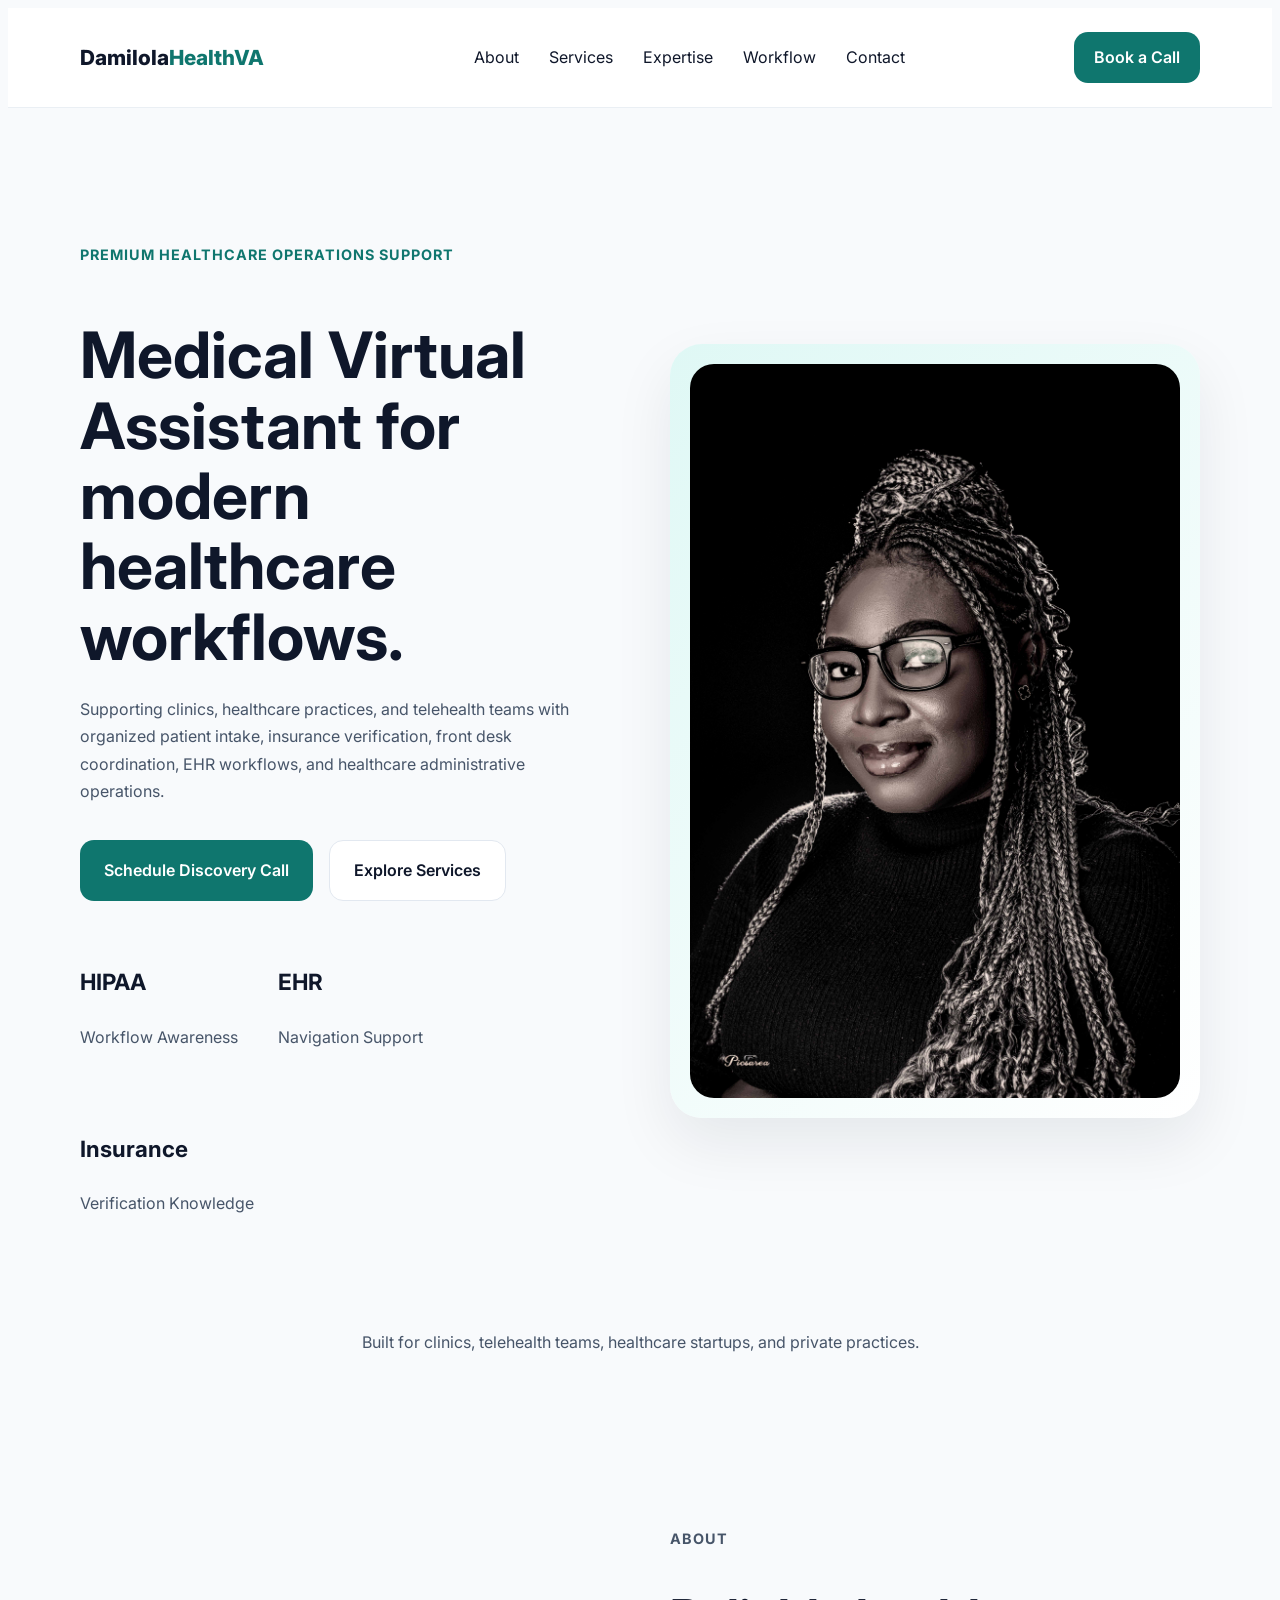
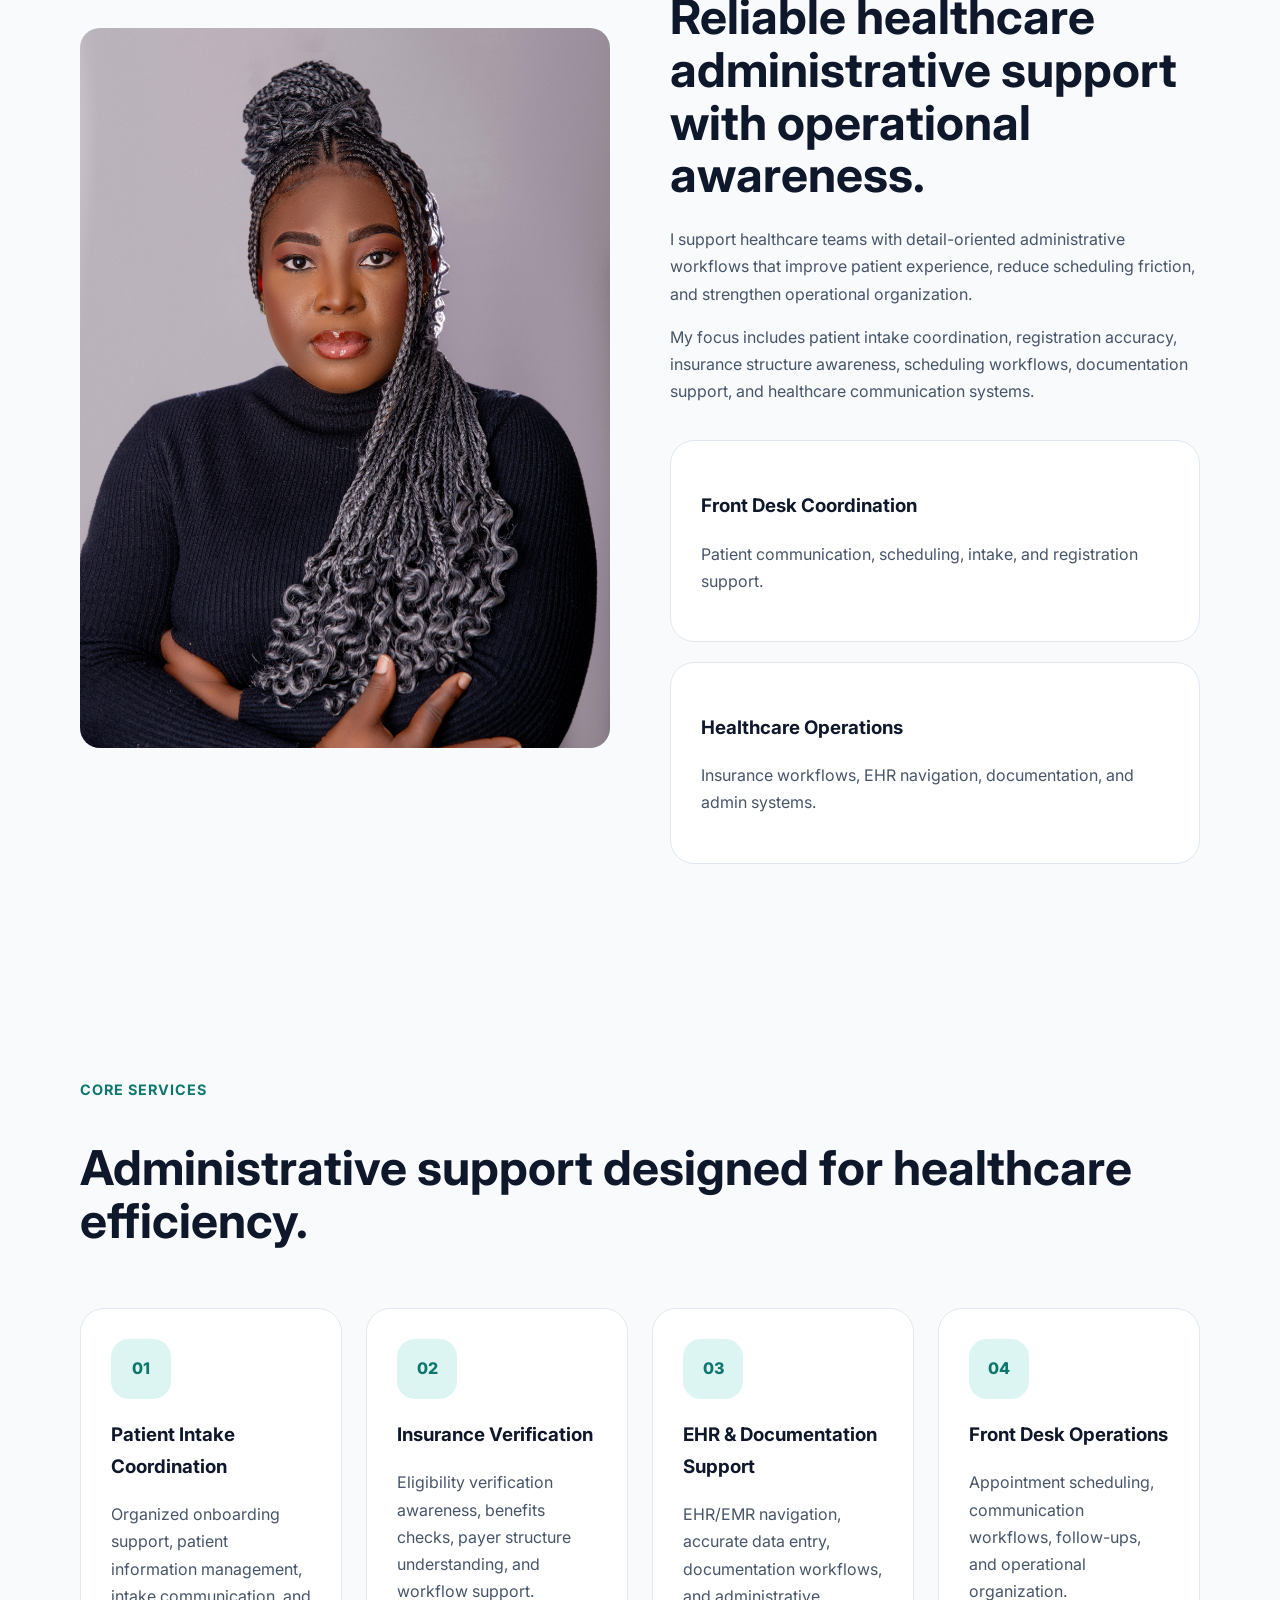
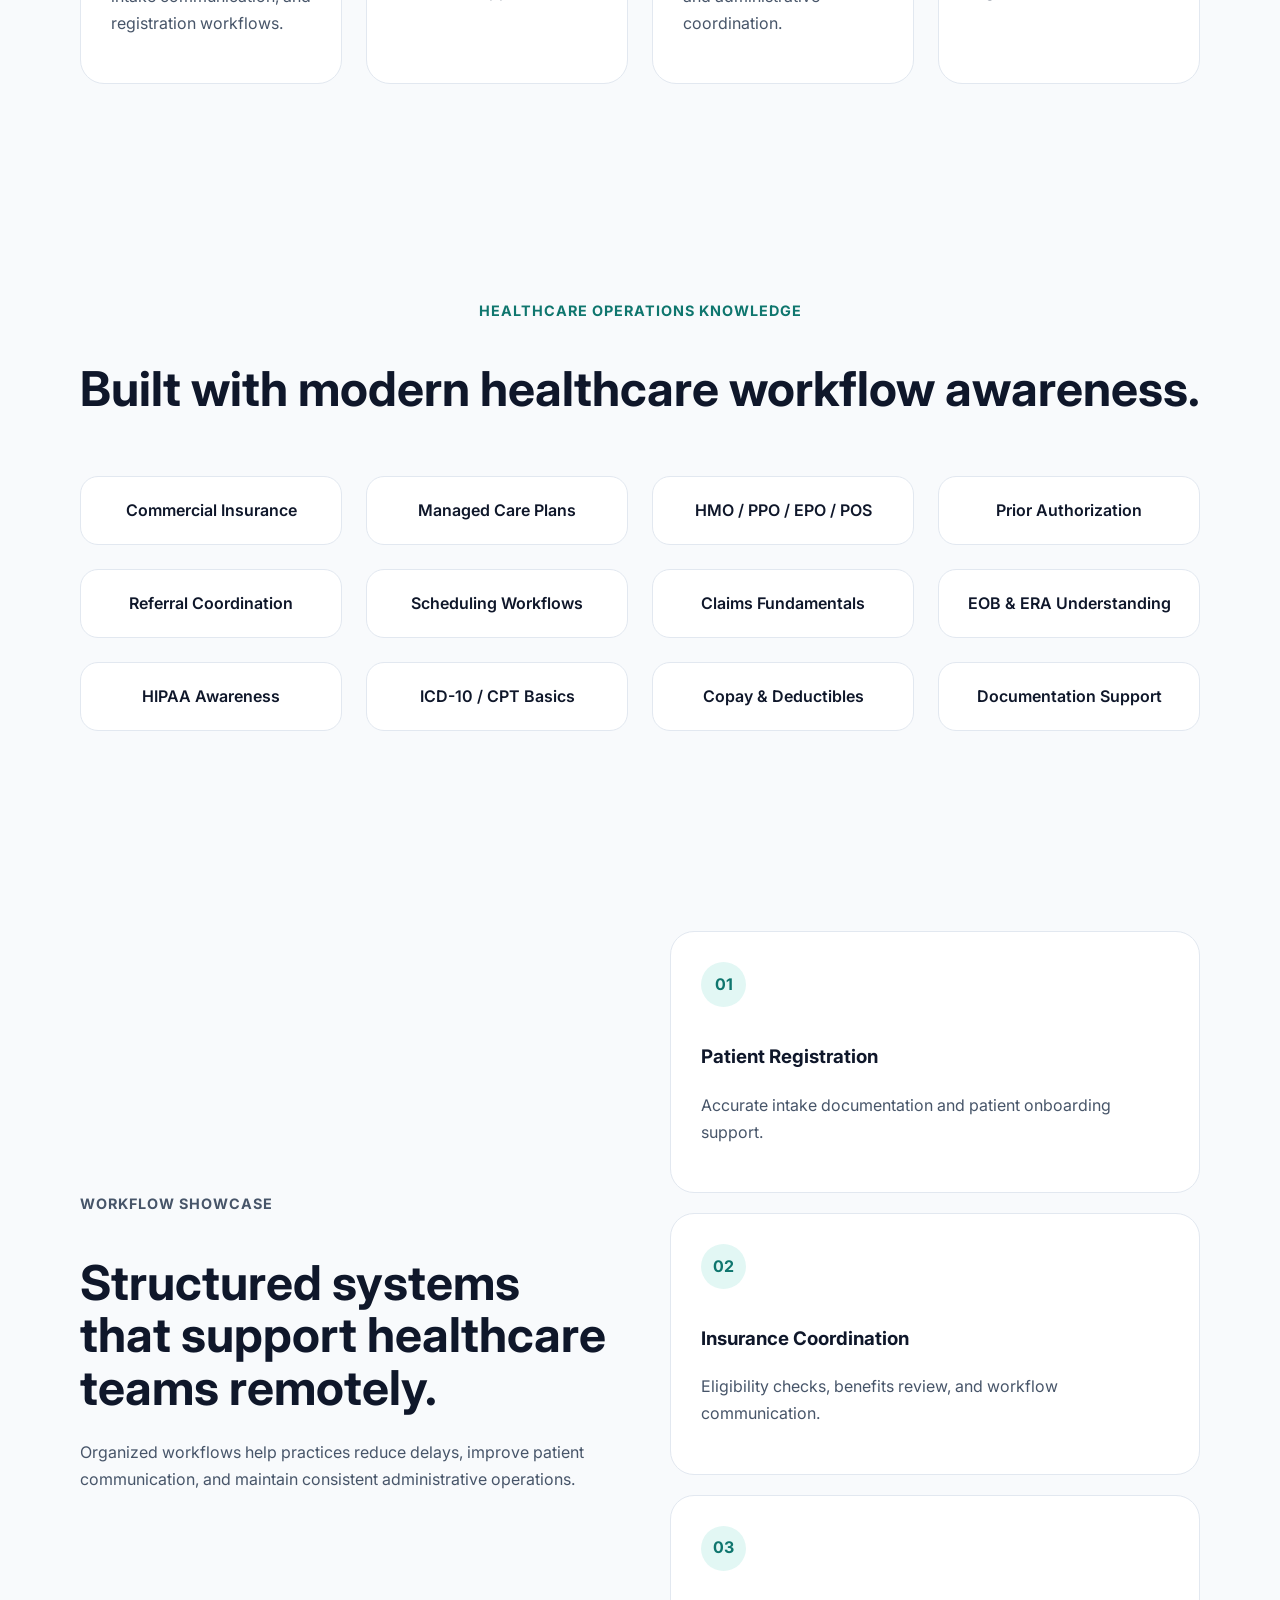
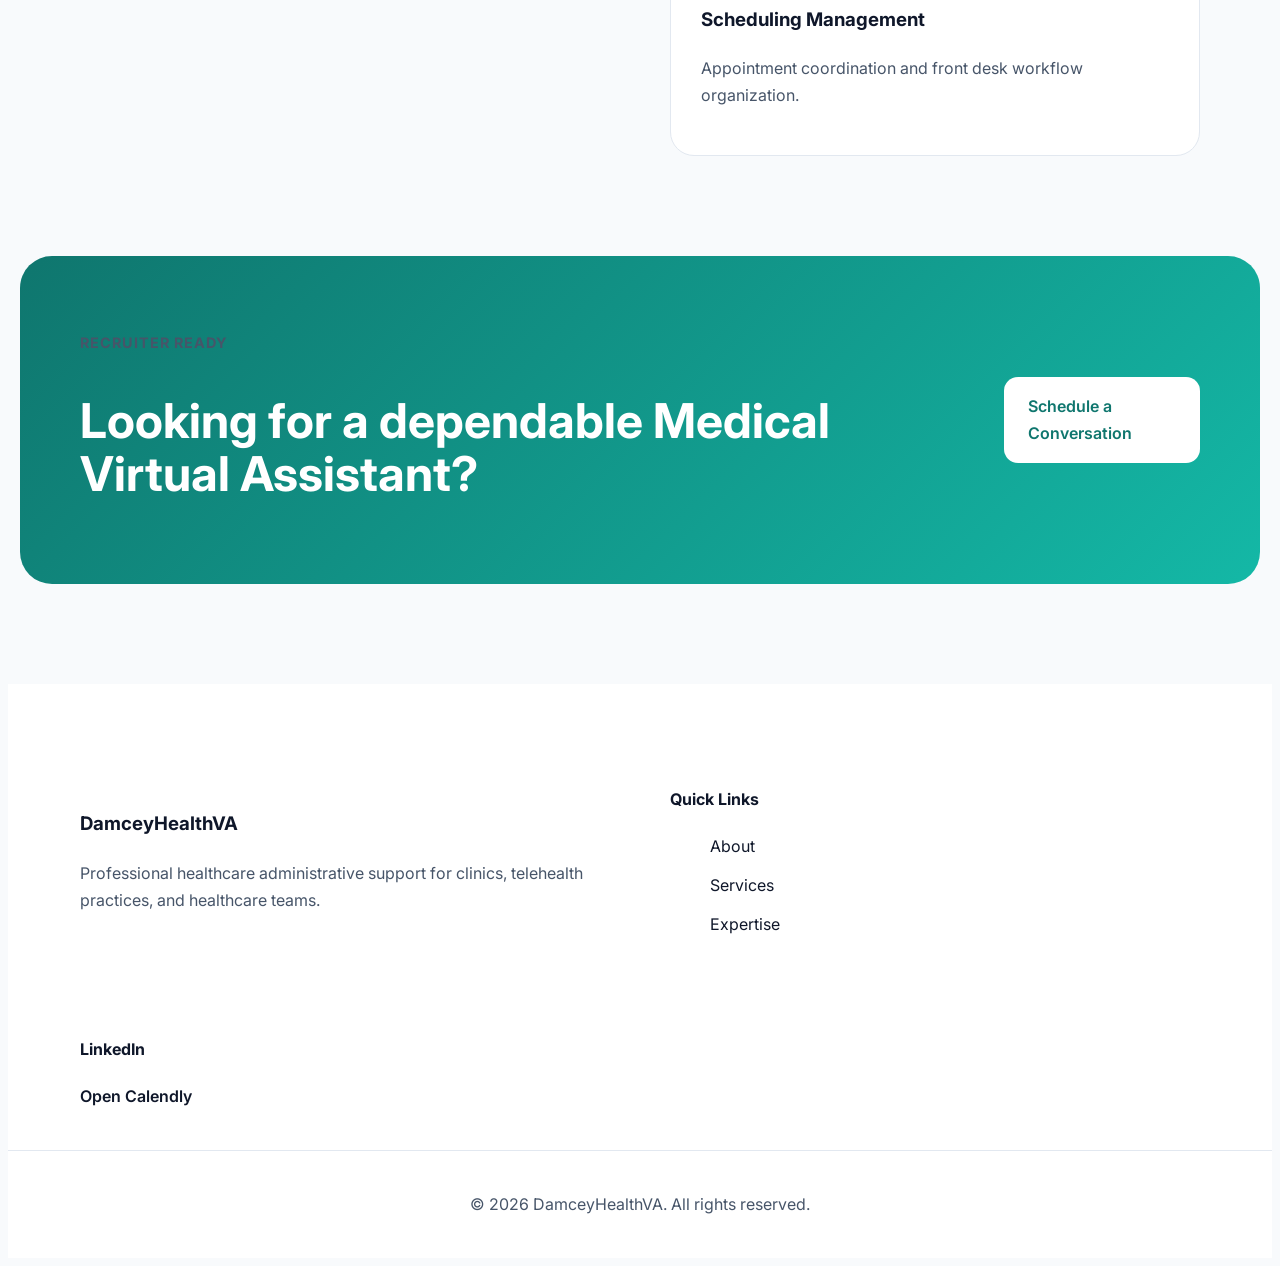
<file: index.html>
<!DOCTYPE html>
<html lang="en">
<head>
  <meta charset="UTF-8" />
  <meta name="viewport" content="width=device-width, initial-scale=1.0" />
  <title>Damilola | Medical Virtual Assistant</title>
  <link rel="preconnect" href="https://fonts.googleapis.com">
  <link rel="preconnect" href="https://fonts.gstatic.com" crossorigin>
  <link href="https://fonts.googleapis.com/css2?family=Inter:wght@300;400;500;600;700;800&display=swap" rel="stylesheet">
  <link rel="stylesheet" href="Styles.css" />
</head>
<body>
  <header class="navbar">
    <div class="container nav-wrapper">
      <div class="logo">Damilola<span>HealthVA</span></div>

      <nav>
        <ul class="nav-links">
          <li><a href="#about">About</a></li>
          <li><a href="#services">Services</a></li>
          <li><a href="#expertise">Expertise</a></li>
          <li><a href="#workflow">Workflow</a></li>
          <li><a href="#contact">Contact</a></li>
        </ul>
      </nav>

      <a class="nav-btn" href="https://calendly.com/uche-damilynda/30min" target="_blank">Book a Call</a>
    </div>
  </header>

  <section class="hero">
    <div class="container hero-grid">
      <div class="hero-content">
        <p class="hero-tag">Premium Healthcare Operations Support</p>

        <h1>
          Medical Virtual Assistant for modern healthcare workflows.
        </h1>

        <p class="hero-text">
          Supporting clinics, healthcare practices, and telehealth teams with organized patient intake, insurance verification, front desk coordination, EHR workflows, and healthcare administrative operations.
        </p>

        <div class="hero-actions">
          <a href="https://calendly.com/uche-damilynda/30min" target="_blank" class="primary-btn">
            Schedule Discovery Call
          </a>

          <a href="#services" class="secondary-btn">
            Explore Services
          </a>
        </div>

        <div class="hero-metrics">
          <div>
            <h3>HIPAA</h3>
            <p>Workflow Awareness</p>
          </div>

          <div>
            <h3>EHR</h3>
            <p>Navigation Support</p>
          </div>

          <div>
            <h3>Insurance</h3>
            <p>Verification Knowledge</p>
          </div>
        </div>
      </div>

      <div class="hero-image-wrapper">
        <div class="hero-card">
          <img src="images/place1.png" alt="Medical Virtual Assistant portrait" class="hero-image" />
        </div>
      </div>
    </div>
  </section>

  <section class="brands">
    <div class="container brands-wrapper">
      <p>Built for clinics, telehealth teams, healthcare startups, and private practices.</p>
    </div>
  </section>

  <section id="about" class="about section-space">
    <div class="container about-grid">
      <div class="about-image-box">
        <img src="images/place2.png" alt="Professional healthcare virtual assistant portrait" />
      </div>

      <div class="about-content">
        <p class="section-tag">About</p>

        <h2>
          Reliable healthcare administrative support with operational awareness.
        </h2>

        <p>
          I support healthcare teams with detail-oriented administrative workflows that improve patient experience, reduce scheduling friction, and strengthen operational organization.
        </p>

        <p>
          My focus includes patient intake coordination, registration accuracy, insurance structure awareness, scheduling workflows, documentation support, and healthcare communication systems.
        </p>

        <div class="about-cards">
          <div class="mini-card">
            <h3>Front Desk Coordination</h3>
            <p>Patient communication, scheduling, intake, and registration support.</p>
          </div>

          <div class="mini-card">
            <h3>Healthcare Operations</h3>
            <p>Insurance workflows, EHR navigation, documentation, and admin systems.</p>
          </div>
        </div>
      </div>
    </div>
  </section>

  <section id="services" class="services section-space">
    <div class="container">
      <div class="section-header">
        <p class="section-tag">Core Services</p>
        <h2>Administrative support designed for healthcare efficiency.</h2>
      </div>

      <div class="service-grid">
        <article class="service-card">
          <div class="service-icon">01</div>
          <h3>Patient Intake Coordination</h3>
          <p>
            Organized onboarding support, patient information management, intake communication, and registration workflows.
          </p>
        </article>

        <article class="service-card">
          <div class="service-icon">02</div>
          <h3>Insurance Verification</h3>
          <p>
            Eligibility verification awareness, benefits checks, payer structure understanding, and workflow support.
          </p>
        </article>

        <article class="service-card">
          <div class="service-icon">03</div>
          <h3>EHR & Documentation Support</h3>
          <p>
            EHR/EMR navigation, accurate data entry, documentation workflows, and administrative coordination.
          </p>
        </article>

        <article class="service-card">
          <div class="service-icon">04</div>
          <h3>Front Desk Operations</h3>
          <p>
            Appointment scheduling, communication workflows, follow-ups, and operational organization.
          </p>
        </article>
      </div>
    </div>
  </section>

  <section id="expertise" class="expertise section-space">
    <div class="container">
      <div class="section-header center">
        <p class="section-tag">Healthcare Operations Knowledge</p>
        <h2>Built with modern healthcare workflow awareness.</h2>
      </div>

      <div class="expertise-grid">
        <div class="expertise-item">Commercial Insurance</div>
        <div class="expertise-item">Managed Care Plans</div>
        <div class="expertise-item">HMO / PPO / EPO / POS</div>
        <div class="expertise-item">Prior Authorization</div>
        <div class="expertise-item">Referral Coordination</div>
        <div class="expertise-item">Scheduling Workflows</div>
        <div class="expertise-item">Claims Fundamentals</div>
        <div class="expertise-item">EOB & ERA Understanding</div>
        <div class="expertise-item">HIPAA Awareness</div>
        <div class="expertise-item">ICD-10 / CPT Basics</div>
        <div class="expertise-item">Copay & Deductibles</div>
        <div class="expertise-item">Documentation Support</div>
      </div>
    </div>
  </section>

  <section id="workflow" class="workflow section-space">
    <div class="container workflow-grid">
      <div>
        <p class="section-tag">Workflow Showcase</p>

        <h2>
          Structured systems that support healthcare teams remotely.
        </h2>

        <p>
          Organized workflows help practices reduce delays, improve patient communication, and maintain consistent administrative operations.
        </p>
      </div>

      <div class="workflow-cards">
        <div class="workflow-card">
          <span>01</span>
          <h3>Patient Registration</h3>
          <p>Accurate intake documentation and patient onboarding support.</p>
        </div>

        <div class="workflow-card">
          <span>02</span>
          <h3>Insurance Coordination</h3>
          <p>Eligibility checks, benefits review, and workflow communication.</p>
        </div>

        <div class="workflow-card">
          <span>03</span>
          <h3>Scheduling Management</h3>
          <p>Appointment coordination and front desk workflow organization.</p>
        </div>
      </div>
    </div>
  </section>

  <section class="cta-section">
    <div class="container cta-box">
      <div>
        <p class="section-tag light">Recruiter Ready</p>
        <h2>
          Looking for a dependable Medical Virtual Assistant?
        </h2>
      </div>

      <a href="https://calendly.com/uche-damilynda/30min" target="_blank" class="primary-btn light-btn">
        Schedule a Conversation
      </a>
    </div>
  </section>

  <footer id="contact" class="footer">
    <div class="container footer-grid">
      <div>
        <h3>DamceyHealthVA</h3>
        <p>
          Professional healthcare administrative support for clinics, telehealth practices, and healthcare teams.
        </p>
      </div>

      <div>
        <h4>Quick Links</h4>
        <ul>
          <li><a href="#about">About</a></li>
          <li><a href="#services">Services</a></li>
          <li><a href="#expertise">Expertise</a></li>
        </ul>
      </div>

      <div>
        <h4><a href="https://www.linkedin.com/in/damilola-tech-med/">LinkedIn</a></h4>
        <a class="footer-link" href="https://calendly.com/uche-damilynda/30min" target="_blank">
          Open Calendly
        </a>
      </div>
    </div>

    <div class="copyright">
      <p>© 2026 DamceyHealthVA. All rights reserved.</p>
    </div>
  </footer>

  <script src="script.js"></script>
</body>
</html>
</file>
<file: Styles.css>
# index.html

```html
<!DOCTYPE html>
<html lang="en">
<head>
  <meta charset="UTF-8" />
  <meta name="viewport" content="width=device-width, initial-scale=1.0" />
  <title>Damilola | Medical Virtual Assistant</title>
  <link rel="preconnect" href="https://fonts.googleapis.com">
  <link rel="preconnect" href="https://fonts.gstatic.com" crossorigin>
  <link href="https://fonts.googleapis.com/css2?family=Inter:wght@300;400;500;600;700;800&display=swap" rel="stylesheet">
  <link rel="stylesheet" href="styles.css" />
</head>
<body>
  <header class="navbar">
    <div class="container nav-wrapper">
      <div class="logo">Damcey<span>HealthVA</span></div>

      <nav>
        <ul class="nav-links">
          <li><a href="#about">About</a></li>
          <li><a href="#services">Services</a></li>
          <li><a href="#expertise">Expertise</a></li>
          <li><a href="#workflow">Workflow</a></li>
          <li><a href="#contact">Contact</a></li>
        </ul>
      </nav>

      <a class="nav-btn" href="https://calendly.com/uche-damilynda/30min" target="_blank">Book a Call</a>
    </div>
  </header>

  <section class="hero">
    <div class="container hero-grid">
      <div class="hero-content">
        <p class="hero-tag">Premium Healthcare Operations Support</p>

        <h1>
          Medical Virtual Assistant for modern healthcare workflows.
        </h1>

        <p class="hero-text">
          Supporting clinics, healthcare practices, and telehealth teams with organized patient intake, insurance verification, front desk coordination, EHR workflows, and healthcare administrative operations.
        </p>

        <div class="hero-actions">
          <a href="https://calendly.com/uche-damilynda/30min" target="_blank" class="primary-btn">
            Schedule Discovery Call
          </a>

          <a href="#services" class="secondary-btn">
            Explore Services
          </a>
        </div>

        <div class="hero-metrics">
          <div>
            <h3>HIPAA</h3>
            <p>Workflow Awareness</p>
          </div>

          <div>
            <h3>EHR</h3>
            <p>Navigation Support</p>
          </div>

          <div>
            <h3>Insurance</h3>
            <p>Verification Knowledge</p>
          </div>
        </div>
      </div>

      <div class="hero-image-wrapper">
        <div class="hero-card">
          <img src="_PCS6643.jpg" alt="Medical Virtual Assistant portrait" class="hero-image" />
        </div>
      </div>
    </div>
  </section>

  <section class="brands">
    <div class="container brands-wrapper">
      <p>Built for clinics, telehealth teams, healthcare startups, and private practices.</p>
    </div>
  </section>

  <section id="about" class="about section-space">
    <div class="container about-grid">
      <div class="about-image-box">
        <img src="_PCS6681bw.jpg" alt="Professional healthcare virtual assistant portrait" />
      </div>

      <div class="about-content">
        <p class="section-tag">About</p>

        <h2>
          Reliable healthcare administrative support with operational awareness.
        </h2>

        <p>
          I support healthcare teams with detail-oriented administrative workflows that improve patient experience, reduce scheduling friction, and strengthen operational organization.
        </p>

        <p>
          My focus includes patient intake coordination, registration accuracy, insurance structure awareness, scheduling workflows, documentation support, and healthcare communication systems.
        </p>

        <div class="about-cards">
          <div class="mini-card">
            <h3>Front Desk Coordination</h3>
            <p>Patient communication, scheduling, intake, and registration support.</p>
          </div>

          <div class="mini-card">
            <h3>Healthcare Operations</h3>
            <p>Insurance workflows, EHR navigation, documentation, and admin systems.</p>
          </div>
        </div>
      </div>
    </div>
  </section>

  <section id="services" class="services section-space">
    <div class="container">
      <div class="section-header">
        <p class="section-tag">Core Services</p>
        <h2>Administrative support designed for healthcare efficiency.</h2>
      </div>

      <div class="service-grid">
        <article class="service-card">
          <div class="service-icon">01</div>
          <h3>Patient Intake Coordination</h3>
          <p>
            Organized onboarding support, patient information management, intake communication, and registration workflows.
          </p>
        </article>

        <article class="service-card">
          <div class="service-icon">02</div>
          <h3>Insurance Verification</h3>
          <p>
            Eligibility verification awareness, benefits checks, payer structure understanding, and workflow support.
          </p>
        </article>

        <article class="service-card">
          <div class="service-icon">03</div>
          <h3>EHR & Documentation Support</h3>
          <p>
            EHR/EMR navigation, accurate data entry, documentation workflows, and administrative coordination.
          </p>
        </article>

        <article class="service-card">
          <div class="service-icon">04</div>
          <h3>Front Desk Operations</h3>
          <p>
            Appointment scheduling, communication workflows, follow-ups, and operational organization.
          </p>
        </article>
      </div>
    </div>
  </section>

  <section id="expertise" class="expertise section-space">
    <div class="container">
      <div class="section-header center">
        <p class="section-tag">Healthcare Operations Knowledge</p>
        <h2>Built with modern healthcare workflow awareness.</h2>
      </div>

      <div class="expertise-grid">
        <div class="expertise-item">Commercial Insurance</div>
        <div class="expertise-item">Managed Care Plans</div>
        <div class="expertise-item">HMO / PPO / EPO / POS</div>
        <div class="expertise-item">Prior Authorization</div>
        <div class="expertise-item">Referral Coordination</div>
        <div class="expertise-item">Scheduling Workflows</div>
        <div class="expertise-item">Claims Fundamentals</div>
        <div class="expertise-item">EOB & ERA Understanding</div>
        <div class="expertise-item">HIPAA Awareness</div>
        <div class="expertise-item">ICD-10 / CPT Basics</div>
        <div class="expertise-item">Copay & Deductibles</div>
        <div class="expertise-item">Documentation Support</div>
      </div>
    </div>
  </section>

  <section id="workflow" class="workflow section-space">
    <div class="container workflow-grid">
      <div>
        <p class="section-tag">Workflow Showcase</p>

        <h2>
          Structured systems that support healthcare teams remotely.
        </h2>

        <p>
          Organized workflows help practices reduce delays, improve patient communication, and maintain consistent administrative operations.
        </p>
      </div>

      <div class="workflow-cards">
        <div class="workflow-card">
          <span>01</span>
          <h3>Patient Registration</h3>
          <p>Accurate intake documentation and patient onboarding support.</p>
        </div>

        <div class="workflow-card">
          <span>02</span>
          <h3>Insurance Coordination</h3>
          <p>Eligibility checks, benefits review, and workflow communication.</p>
        </div>

        <div class="workflow-card">
          <span>03</span>
          <h3>Scheduling Management</h3>
          <p>Appointment coordination and front desk workflow organization.</p>
        </div>
      </div>
    </div>
  </section>

  <section class="cta-section">
    <div class="container cta-box">
      <div>
        <p class="section-tag light">Recruiter Ready</p>
        <h2>
          Looking for a dependable Medical Virtual Assistant?
        </h2>
      </div>

      <a href="https://calendly.com/uche-damilynda/30min" target="_blank" class="primary-btn light-btn">
        Schedule a Conversation
      </a>
    </div>
  </section>

  <footer id="contact" class="footer">
    <div class="container footer-grid">
      <div>
        <h3>DamceyHealthVA</h3>
        <p>
          Professional healthcare administrative support for clinics, telehealth practices, and healthcare teams.
        </p>
      </div>

      <div>
        <h4>Quick Links</h4>
        <ul>
          <li><a href="#about">About</a></li>
          <li><a href="#services">Services</a></li>
          <li><a href="#expertise">Expertise</a></li>
        </ul>
      </div>

      <div>
        <h4>Book a Call</h4>
        <a class="footer-link" href="https://calendly.com/uche-damilynda/30min" target="_blank">
          Open Calendly
        </a>
      </div>
    </div>

    <div class="copyright">
      <p>© 2026 DamceyHealthVA. All rights reserved.</p>
    </div>
  </footer>

  <script src="script.js"></script>
</body>
</html>
```

---

# styles.css

```css
* {
  margin: 0;
  padding: 0;
  box-sizing: border-box;
}

:root {
  --primary: #0f766e;
  --secondary: #14b8a6;
  --accent: #f4b860;
  --dark: #0f172a;
  --text: #475569;
  --light: #f8fafc;
  --white: #ffffff;
  --border: #e2e8f0;
}

html {
  scroll-behavior: smooth;
}

body {
  font-family: 'Inter', sans-serif;
  background: var(--light);
  color: var(--dark);
  line-height: 1.7;
}

img {
  width: 100%;
  display: block;
}

.container {
  width: min(1120px, 90%);
  margin: auto;
}

.section-space {
  padding: 100px 0;
}

.navbar {
  position: sticky;
  top: 0;
  background: rgba(255,255,255,0.95);
  backdrop-filter: blur(12px);
  z-index: 1000;
  border-bottom: 1px solid rgba(226,232,240,0.7);
}

.nav-wrapper {
  display: flex;
  justify-content: space-between;
  align-items: center;
  padding: 20px 0;
}

.logo {
  font-size: 1.3rem;
  font-weight: 800;
  color: var(--dark);
}

.logo span {
  color: var(--primary);
}

.nav-links {
  display: flex;
  gap: 30px;
  list-style: none;
}

.nav-links a,
.footer a {
  text-decoration: none;
  color: var(--dark);
  transition: 0.3s ease;
}

.nav-links a:hover,
.footer a:hover {
  color: var(--primary);
}

.nav-btn,
.primary-btn,
.secondary-btn {
  text-decoration: none;
  display: inline-flex;
  align-items: center;
  justify-content: center;
  border-radius: 14px;
  font-weight: 600;
  transition: 0.3s ease;
}

.nav-btn,
.primary-btn {
  background: var(--primary);
  color: var(--white);
}

.nav-btn {
  padding: 12px 20px;
}

.primary-btn {
  padding: 16px 24px;
}

.secondary-btn {
  padding: 16px 24px;
  border: 1px solid var(--border);
  color: var(--dark);
  background: var(--white);
}

.primary-btn:hover,
.nav-btn:hover {
  background: var(--secondary);
}

.secondary-btn:hover {
  border-color: var(--primary);
}

.hero {
  padding: 120px 0 80px;
}

.hero-grid,
.about-grid,
.workflow-grid,
.footer-grid {
  display: grid;
  grid-template-columns: repeat(2, 1fr);
  gap: 60px;
  align-items: center;
}

.hero-tag,
.section-tag {
  color: var(--primary);
  font-weight: 700;
  text-transform: uppercase;
  letter-spacing: 1px;
  margin-bottom: 20px;
  font-size: 0.9rem;
}

.hero h1,
.about h2,
.section-header h2,
.workflow h2,
.cta-box h2 {
  font-size: clamp(2.5rem, 5vw, 4.5rem);
  line-height: 1.1;
  margin-bottom: 24px;
}

.about h2,
.section-header h2,
.workflow h2,
.cta-box h2 {
  font-size: clamp(2rem, 4vw, 3rem);
}

.hero-text,
.about p,
.workflow p,
.service-card p,
.cta-box p,
.footer p {
  color: var(--text);
}

.hero-actions {
  display: flex;
  gap: 16px;
  margin: 35px 0;
  flex-wrap: wrap;
}

.hero-metrics {
  display: flex;
  gap: 40px;
  margin-top: 40px;
  flex-wrap: wrap;
}

.hero-metrics h3 {
  font-size: 1.4rem;
}

.hero-metrics p {
  color: var(--text);
}

.hero-card {
  background: linear-gradient(135deg, #dff8f5, #ffffff);
  border-radius: 32px;
  padding: 20px;
  box-shadow: 0 25px 60px rgba(15, 23, 42, 0.08);
}

.hero-image {
  border-radius: 24px;
  object-fit: cover;
}

.brands {
  padding-bottom: 40px;
}

.brands-wrapper {
  text-align: center;
  color: var(--text);
}

.about-image-box img {
  border-radius: 20px;
}

.about-cards {
  margin-top: 35px;
  display: grid;
  gap: 20px;
}

.mini-card,
.service-card,
.workflow-card {
  background: var(--white);
  border-radius: 24px;
  padding: 30px;
  border: 1px solid var(--border);
}

.service-grid,
.expertise-grid {
  display: grid;
  grid-template-columns: repeat(auto-fit, minmax(250px, 1fr));
  gap: 24px;
  margin-top: 60px;
}

.service-card {
  transition: 0.3s ease;
}

.service-card:hover {
  transform: translateY(-6px);
}

.service-icon {
  width: 60px;
  height: 60px;
  border-radius: 18px;
  background: rgba(20, 184, 166, 0.15);
  color: var(--primary);
  display: flex;
  align-items: center;
  justify-content: center;
  font-weight: 800;
  margin-bottom: 20px;
}

.section-header.center {
  text-align: center;
}

.expertise-item {
  background: var(--white);
  padding: 20px;
  border-radius: 18px;
  text-align: center;
  border: 1px solid var(--border);
  font-weight: 600;
}

.workflow-cards {
  display: grid;
  gap: 20px;
}

.workflow-card span {
  display: inline-flex;
  width: 45px;
  height: 45px;
  border-radius: 50%;
  background: rgba(20,184,166,0.12);
  color: var(--primary);
  align-items: center;
  justify-content: center;
  margin-bottom: 15px;
  font-weight: 700;
}

.cta-section {
  padding-bottom: 100px;
}

.cta-box {
  background: linear-gradient(135deg, #0f766e, #14b8a6);
  padding: 60px;
  border-radius: 32px;
  display: flex;
  justify-content: space-between;
  gap: 30px;
  align-items: center;
}

.cta-box h2,
.light {
  color: var(--white);
}

.light-btn {
  background: var(--white);
  color: var(--primary);
}

.footer {
  background: var(--white);
  padding-top: 80px;
}

.footer-grid {
  padding-bottom: 40px;
}

.footer h4,
.footer h3 {
  margin-bottom: 20px;
}

.footer ul {
  list-style: none;
  display: grid;
  gap: 12px;
}

.footer-link {
  font-weight: 600;
}

.copyright {
  border-top: 1px solid var(--border);
  text-align: center;
  padding: 24px 0;
  color: var(--text);
}

@media (max-width: 900px) {
  .hero-grid,
  .about-grid,
  .workflow-grid,
  .footer-grid {
    grid-template-columns: 1fr;
  }

  .nav-links {
    display: none;
  }

  .hero {
    padding-top: 80px;
  }

  .cta-box {
    flex-direction: column;
    align-items: flex-start;
    padding: 40px 30px;
  }
}

@media (max-width: 600px) {
  .hero-actions {
    flex-direction: column;
  }

  .primary-btn,
  .secondary-btn {
    width: 100%;
  }

  .hero-metrics {
    gap: 20px;
  }
}
</file>
